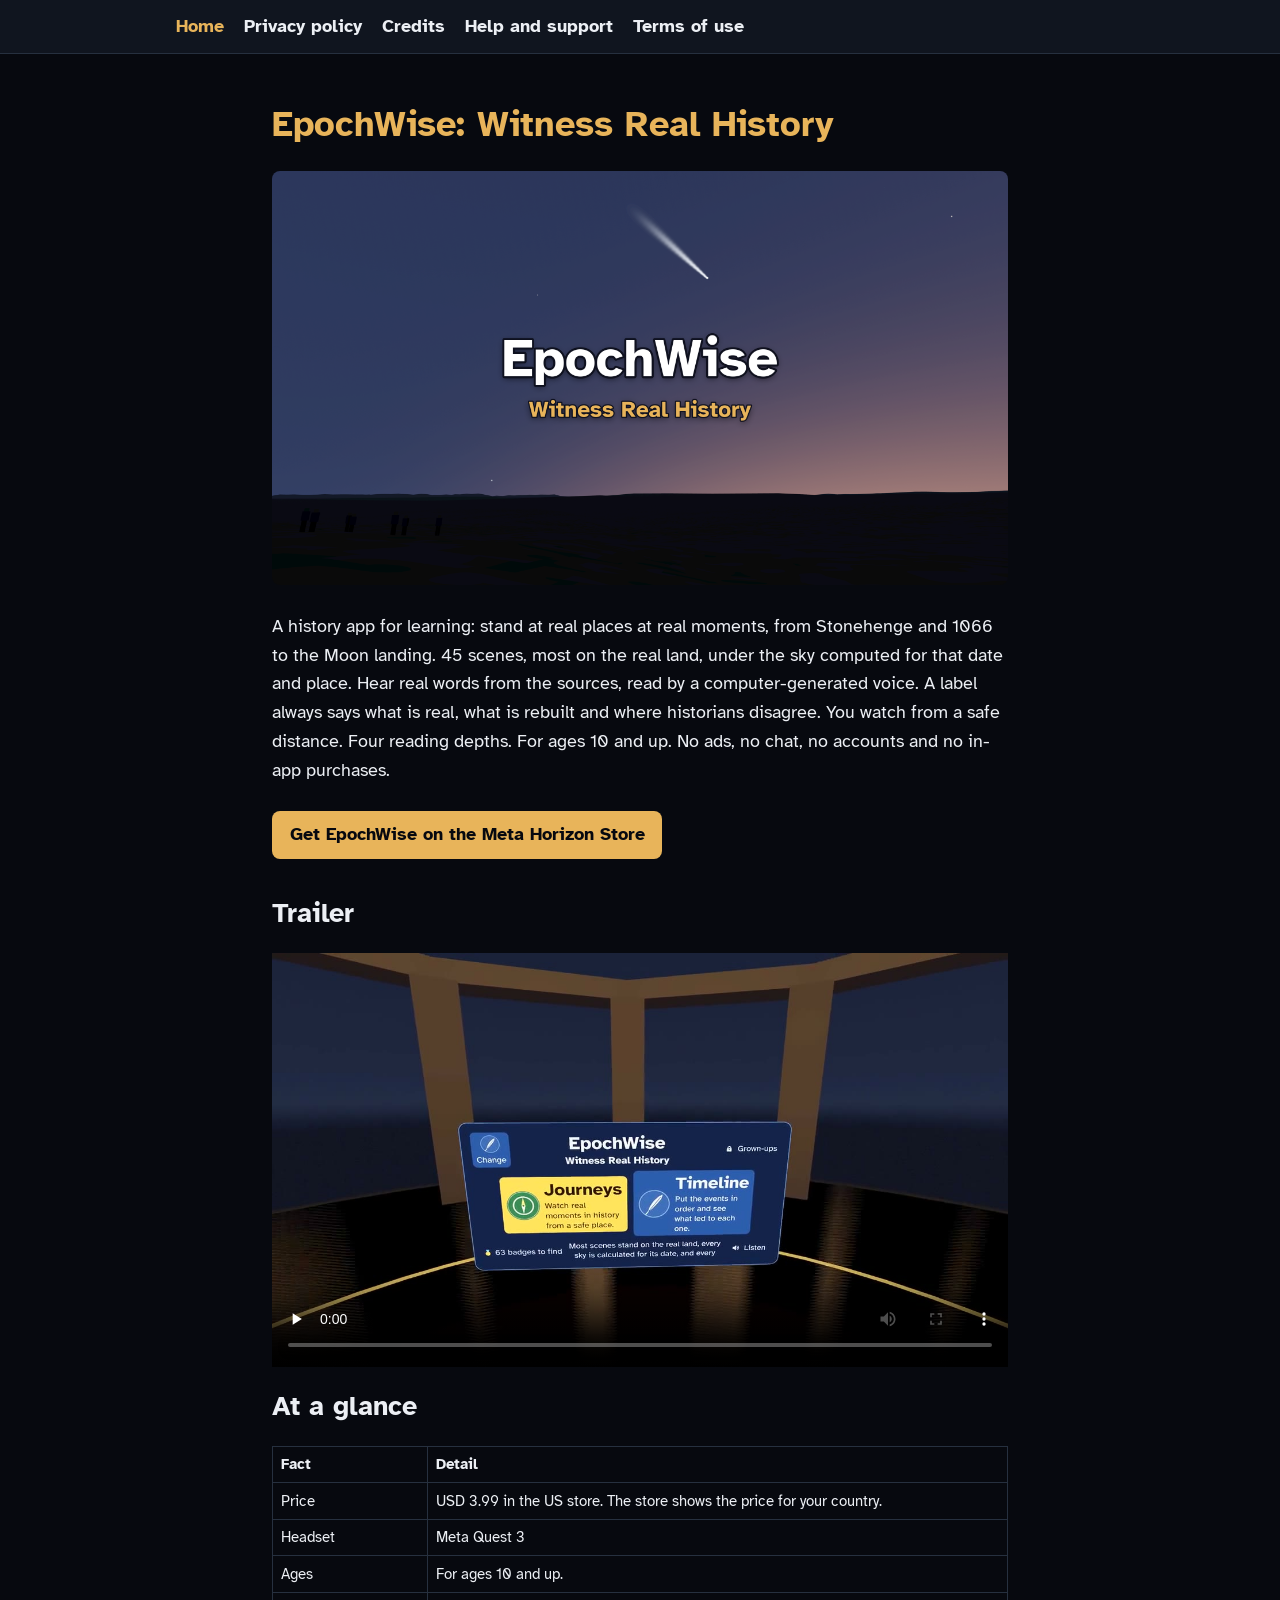
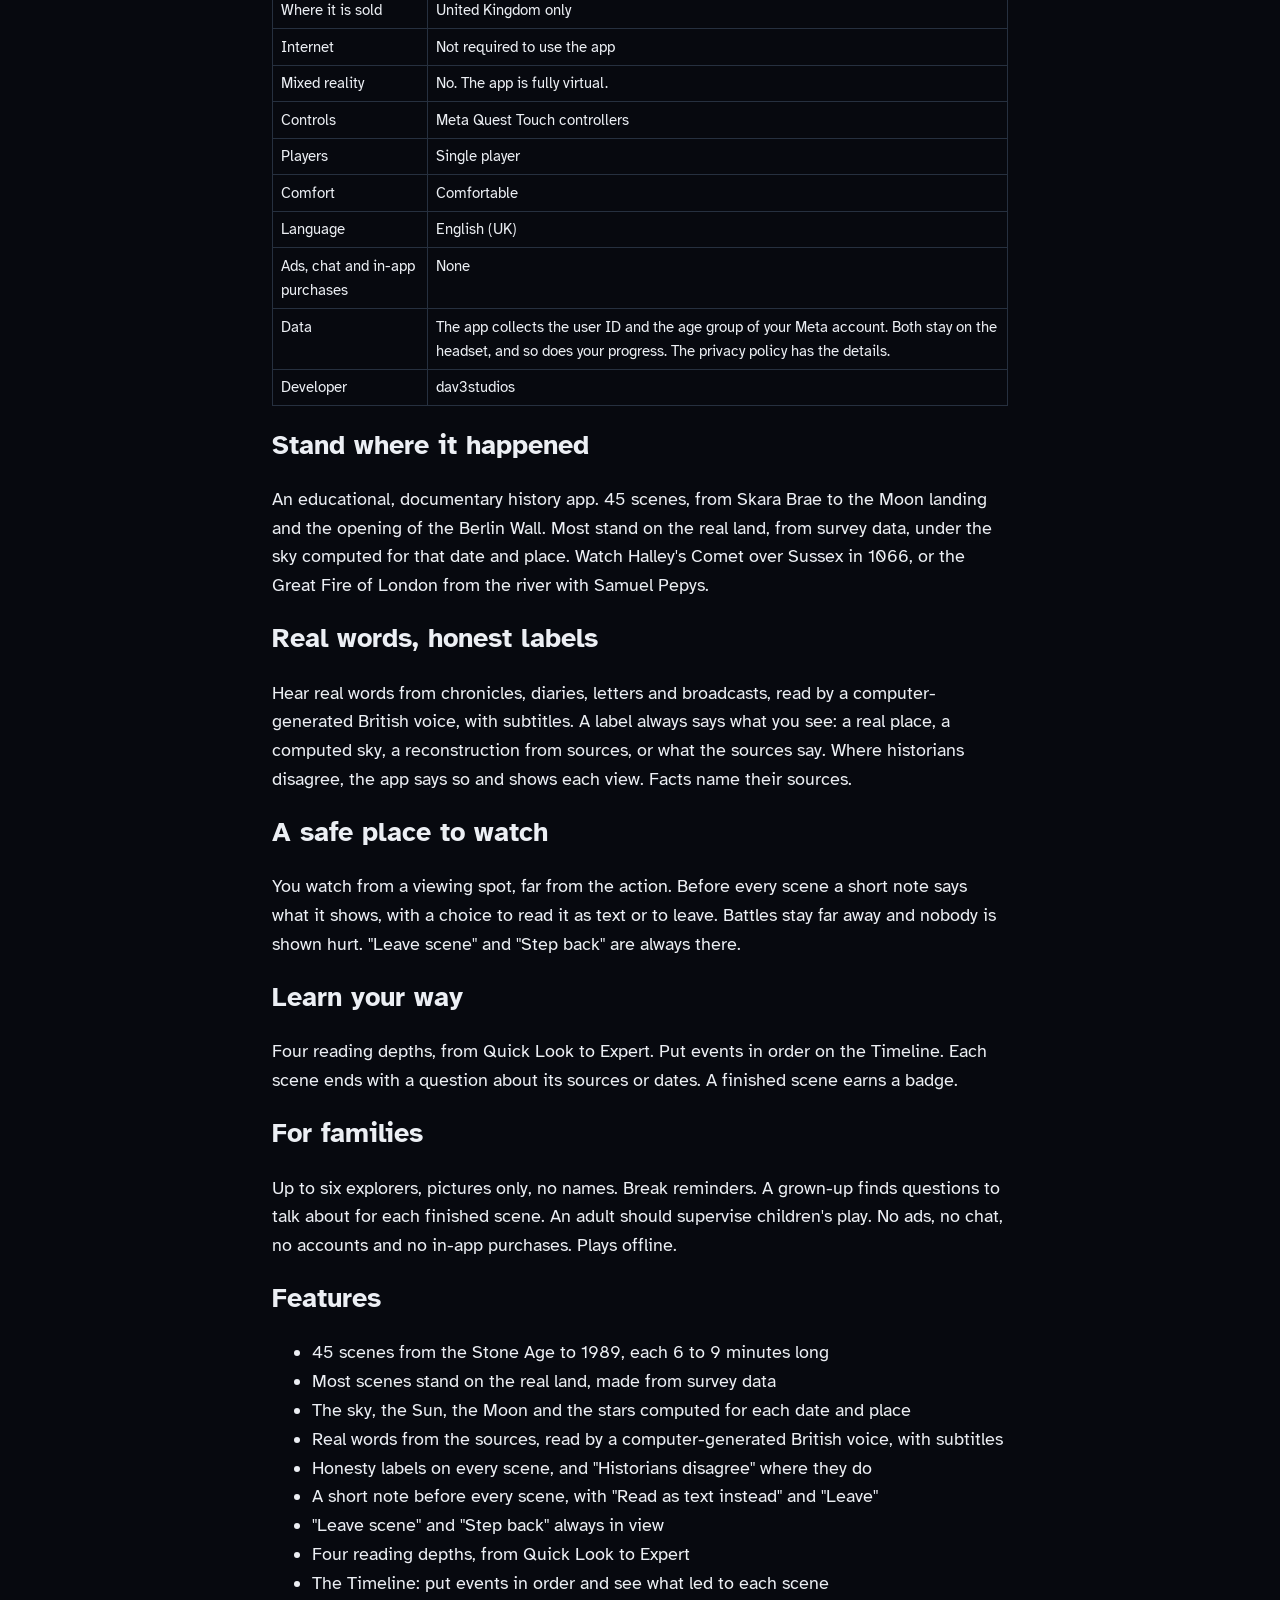
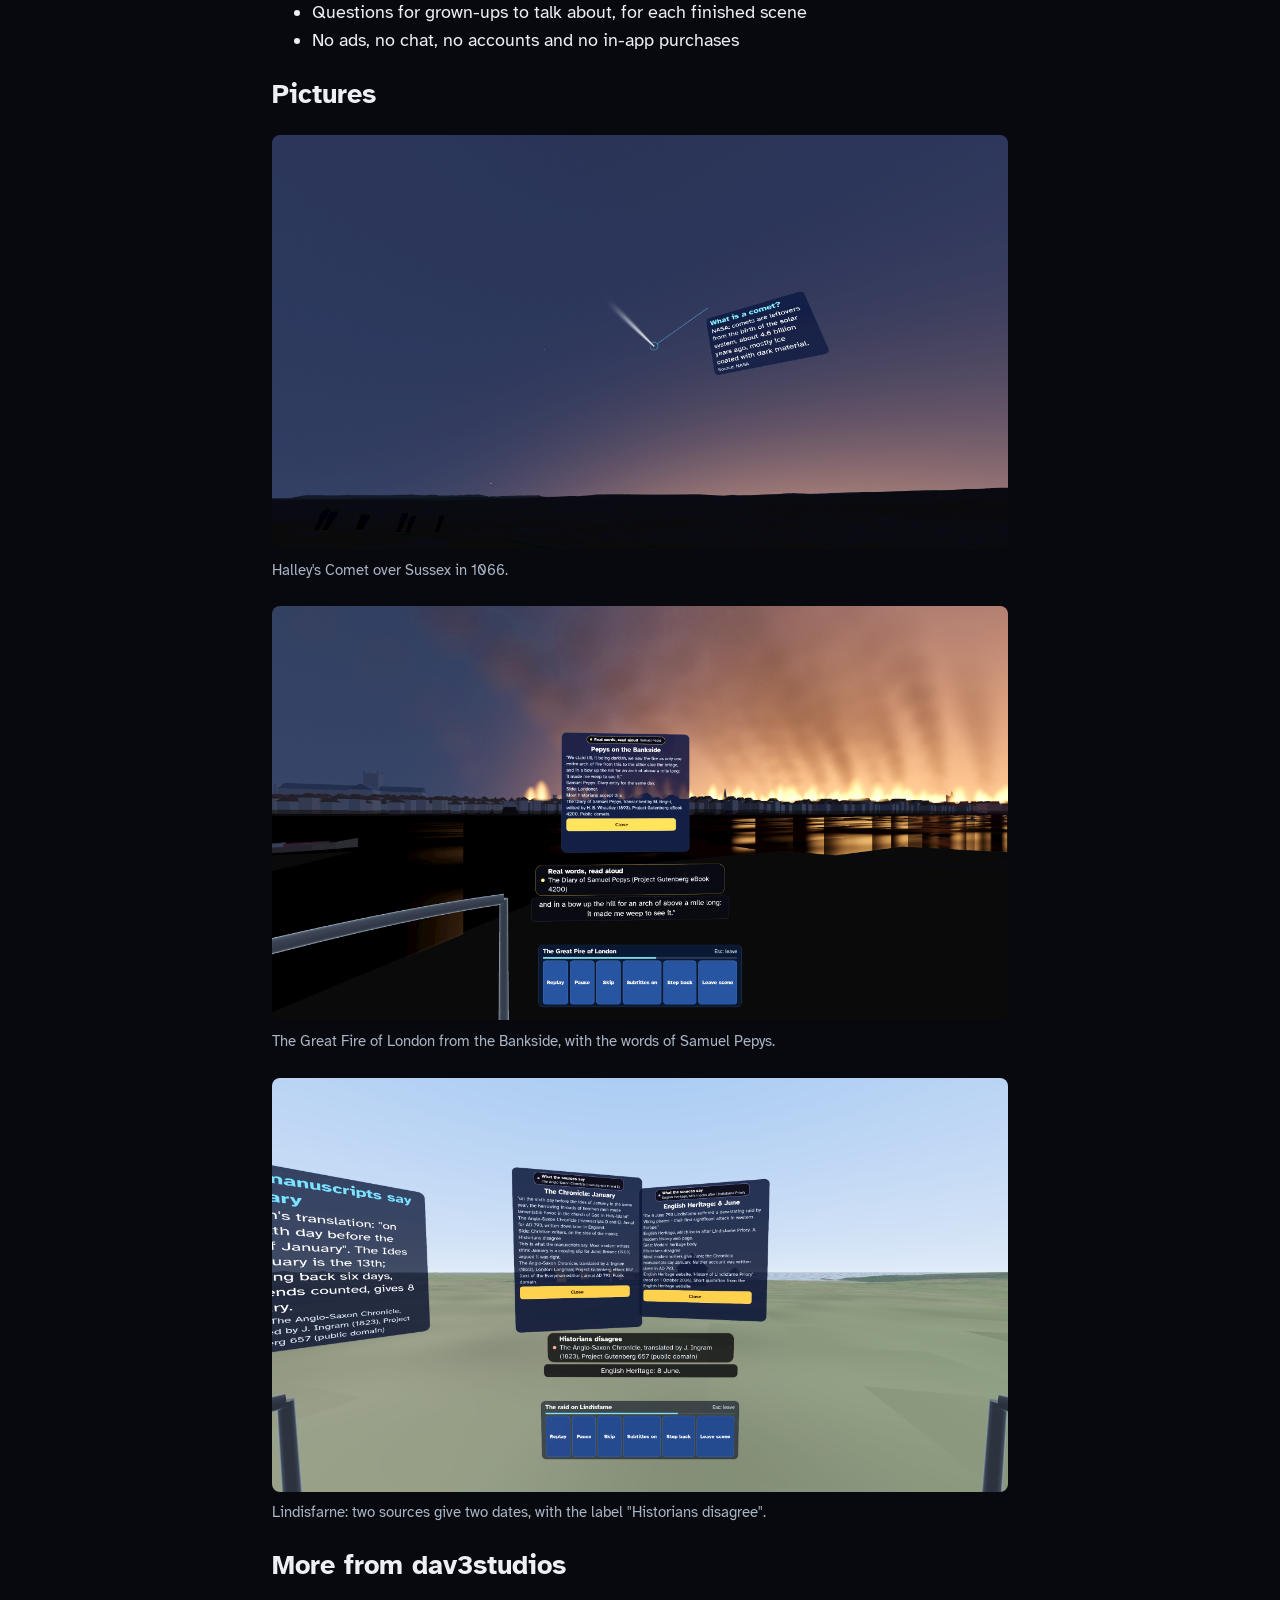
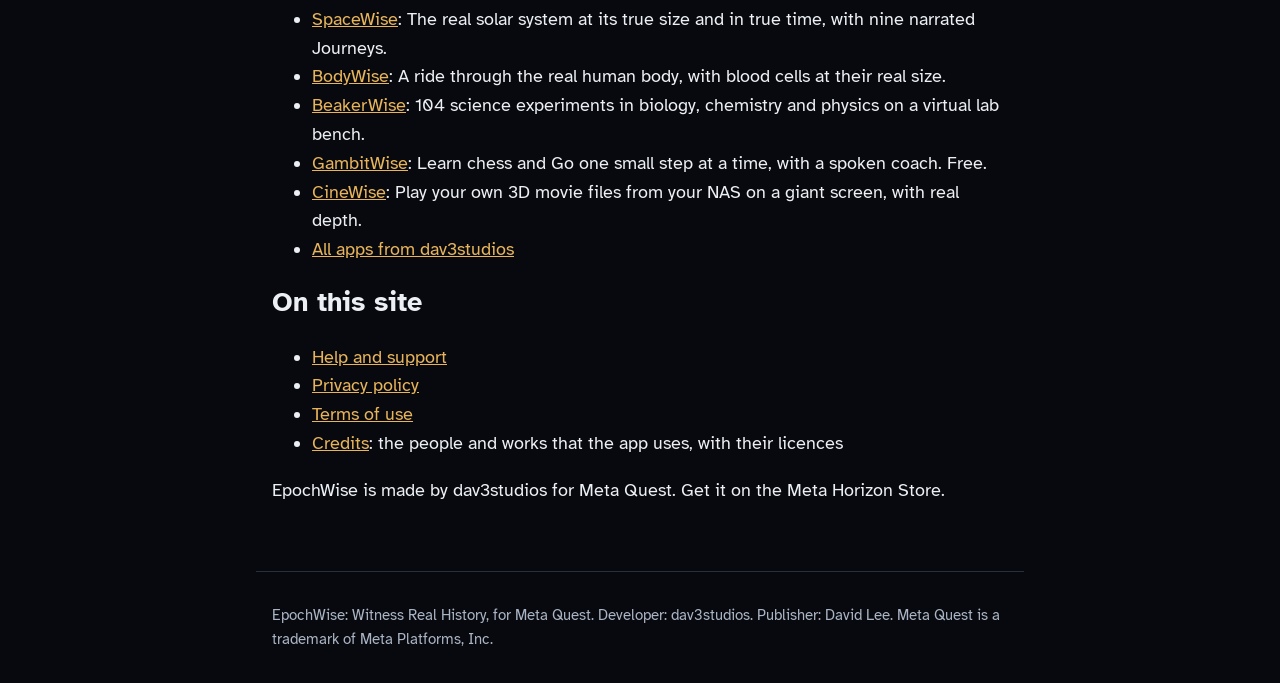
<file: index.html>
<!doctype html>
<html lang="en-GB">
<head>
<meta charset="utf-8">
<meta name="viewport" content="width=device-width, initial-scale=1">
<title>EpochWise: Witness Real History for Meta Quest</title>
<meta name="description" content="A history app for learning: stand at real places at real moments, from Stonehenge and 1066 to the Moon landing. 45 scenes, most on the real land, under the sky computed for that date and place. Hear real words from the sources, read by a computer-generated voice. A label always says what is real, wh">
<link rel="stylesheet" href="style.css">
<link rel="canonical" href="https://dhl84.github.io/epochwise/">
<meta property="og:type" content="website">
<meta property="og:site_name" content="EpochWise">
<meta property="og:title" content="EpochWise: Witness Real History">
<meta property="og:description" content="A history app for learning: stand at real places at real moments, from Stonehenge and 1066 to the Moon landing. 45 scenes, most on the real land, under the sky computed for that date and place. Hear real words from the sources, read by a computer-generated voice. A label always says what is real, wh">
<meta property="og:url" content="https://dhl84.github.io/epochwise/">
<meta property="og:image" content="https://dhl84.github.io/epochwise/pictures/cover.png">
<meta property="og:image:width" content="2560">
<meta property="og:image:height" content="1440">
<meta property="og:video" content="https://dhl84.github.io/epochwise/video/trailer.mp4">
<meta property="og:video:type" content="video/mp4">
<meta property="og:video:width" content="1280">
<meta property="og:video:height" content="720">
<meta name="twitter:card" content="summary_large_image">
<meta name="twitter:image" content="https://dhl84.github.io/epochwise/pictures/cover.png">
<script type="application/ld+json">{
 "@context": "https://schema.org",
 "@type": "SoftwareApplication",
 "name": "EpochWise: Witness Real History",
 "alternateName": "EpochWise",
 "description": "A history app for learning: stand at real places at real moments, from Stonehenge and 1066 to the Moon landing. 45 scenes, most on the real land, under the sky computed for that date and place. Hear real words from the sources, read by a computer-generated voice. A label always says what is real, what is rebuilt and where historians disagree. You watch from a safe distance. Four reading depths. For ages 10 and up. No ads, no chat, no accounts and no in-app purchases.",
 "applicationCategory": "EducationalApplication",
 "operatingSystem": "Meta Horizon OS",
 "availableOnDevice": "Meta Quest 3",
 "url": "https://dhl84.github.io/epochwise/",
 "image": "https://dhl84.github.io/epochwise/pictures/cover.png",
 "screenshot": [
  "https://dhl84.github.io/epochwise/pictures/1.png",
  "https://dhl84.github.io/epochwise/pictures/2.png",
  "https://dhl84.github.io/epochwise/pictures/3.png"
 ],
 "inLanguage": "en-GB",
 "keywords": "history, British history, 1066, Battle of Hastings, Halley's Comet, Great Fire of London, Stonehenge, Romans, Anglo-Saxons, Vikings, Magna Carta, Tudors, First World War, Second World War, D-Day, Moon landing, timeline, primary sources, family, learning, education",
 "featureList": [
  "45 scenes from the Stone Age to 1989, each 6 to 9 minutes long",
  "Most scenes stand on the real land, made from survey data",
  "The sky, the Sun, the Moon and the stars computed for each date and place",
  "Real words from the sources, read by a computer-generated British voice, with subtitles",
  "Honesty labels on every scene, and \"Historians disagree\" where they do",
  "A short note before every scene, with \"Read as text instead\" and \"Leave\"",
  "\"Leave scene\" and \"Step back\" always in view",
  "Four reading depths, from Quick Look to Expert",
  "The Timeline: put events in order and see what led to each scene",
  "Questions for grown-ups to talk about, for each finished scene",
  "No ads, no chat, no accounts and no in-app purchases"
 ],
 "typicalAgeRange": "10-",
 "isAccessibleForFree": false,
 "offers": {
  "@type": "Offer",
  "price": "3.99",
  "priceCurrency": "USD",
  "url": "https://www.meta.com/experiences/1422847840902472/",
  "eligibleRegion": [
   "United Kingdom"
  ]
 },
 "author": {
  "@type": "Organization",
  "name": "dav3studios",
  "url": "https://dhl84.github.io/"
 },
 "downloadUrl": "https://www.meta.com/experiences/1422847840902472/",
 "publisher": {
  "@type": "Organization",
  "name": "dav3studios",
  "url": "https://dhl84.github.io/"
 },
 "video": {
  "@type": "VideoObject",
  "contentUrl": "https://dhl84.github.io/epochwise/video/trailer.mp4"
 }
}</script>
<script type="application/ld+json">{
 "@context": "https://schema.org",
 "@type": "VideoObject",
 "name": "EpochWise: Witness Real History trailer",
 "description": "A history app for learning: stand at real places at real moments, from Stonehenge and 1066 to the Moon landing. 45 scenes, most on the real land, under the sky computed for that date and place. Hear real words from the sources, read by a computer-generated voice. A label always says what is real, what is rebuilt and where historians disagree. You watch from a safe distance. Four reading depths. For ages 10 and up. No ads, no chat, no accounts and no in-app purchases.",
 "thumbnailUrl": [
  "https://dhl84.github.io/epochwise/video/trailer.jpg"
 ],
 "uploadDate": "2026-11-25",
 "contentUrl": "https://dhl84.github.io/epochwise/video/trailer.mp4",
 "embedUrl": "https://dhl84.github.io/epochwise/",
 "inLanguage": "en-GB",
 "duration": "PT0M48S"
}</script>
</head>
<body>
<header><nav><a href="index.html" aria-current="page">Home</a> <a href="privacy.html">Privacy policy</a> <a href="credits.html">Credits</a> <a href="support.html">Help and support</a> <a href="terms.html">Terms of use</a></nav></header>
<main>
<h1>EpochWise: Witness Real History</h1>
<p><img alt="EpochWise: Witness Real History" src="pictures/cover.png"></p>
<p>A history app for learning: stand at real places at real moments, from Stonehenge and 1066 to the Moon landing. 45 scenes, most on the real land, under the sky computed for that date and place. Hear real words from the sources, read by a computer-generated voice. A label always says what is real, what is rebuilt and where historians disagree. You watch from a safe distance. Four reading depths. For ages 10 and up. No ads, no chat, no accounts and no in-app purchases.</p>
<p><a class="store" href="https://www.meta.com/experiences/1422847840902472/">Get EpochWise on the Meta Horizon Store</a></p>
<h2>Trailer</h2>
<video controls preload="none" playsinline width="1280" height="720" poster="video/trailer.jpg"><source src="video/trailer.mp4" type="video/mp4"><a href="video/trailer.mp4">Watch the EpochWise trailer</a></video>

<h2>At a glance</h2>
<table>
<thead>
<tr>
<th>Fact</th>
<th>Detail</th>
</tr>
</thead>
<tbody>
<tr>
<td>Price</td>
<td>USD 3.99 in the US store. The store shows the price for your country.</td>
</tr>
<tr>
<td>Headset</td>
<td>Meta Quest 3</td>
</tr>
<tr>
<td>Ages</td>
<td>For ages 10 and up.</td>
</tr>
<tr>
<td>Where it is sold</td>
<td>United Kingdom only</td>
</tr>
<tr>
<td>Internet</td>
<td>Not required to use the app</td>
</tr>
<tr>
<td>Mixed reality</td>
<td>No. The app is fully virtual.</td>
</tr>
<tr>
<td>Controls</td>
<td>Meta Quest Touch controllers</td>
</tr>
<tr>
<td>Players</td>
<td>Single player</td>
</tr>
<tr>
<td>Comfort</td>
<td>Comfortable</td>
</tr>
<tr>
<td>Language</td>
<td>English (UK)</td>
</tr>
<tr>
<td>Ads, chat and in-app purchases</td>
<td>None</td>
</tr>
<tr>
<td>Data</td>
<td>The app collects the user ID and the age group of your Meta account. Both stay on the headset, and so does your progress. The privacy policy has the details.</td>
</tr>
<tr>
<td>Developer</td>
<td>dav3studios</td>
</tr>
</tbody>
</table>
<h2>Stand where it happened</h2>
<p>An educational, documentary history app. 45 scenes, from Skara Brae to the Moon landing and the opening of the Berlin Wall. Most stand on the real land, from survey data, under the sky computed for that date and place. Watch Halley's Comet over Sussex in 1066, or the Great Fire of London from the river with Samuel Pepys.</p>
<h2>Real words, honest labels</h2>
<p>Hear real words from chronicles, diaries, letters and broadcasts, read by a computer-generated British voice, with subtitles. A label always says what you see: a real place, a computed sky, a reconstruction from sources, or what the sources say. Where historians disagree, the app says so and shows each view. Facts name their sources.</p>
<h2>A safe place to watch</h2>
<p>You watch from a viewing spot, far from the action. Before every scene a short note says what it shows, with a choice to read it as text or to leave. Battles stay far away and nobody is shown hurt. "Leave scene" and "Step back" are always there.</p>
<h2>Learn your way</h2>
<p>Four reading depths, from Quick Look to Expert. Put events in order on the Timeline. Each scene ends with a question about its sources or dates. A finished scene earns a badge.</p>
<h2>For families</h2>
<p>Up to six explorers, pictures only, no names. Break reminders. A grown-up finds questions to talk about for each finished scene. An adult should supervise children's play. No ads, no chat, no accounts and no in-app purchases. Plays offline.</p>
<h2>Features</h2>
<ul>
<li>45 scenes from the Stone Age to 1989, each 6 to 9 minutes long</li>
<li>Most scenes stand on the real land, made from survey data</li>
<li>The sky, the Sun, the Moon and the stars computed for each date and place</li>
<li>Real words from the sources, read by a computer-generated British voice, with subtitles</li>
<li>Honesty labels on every scene, and "Historians disagree" where they do</li>
<li>A short note before every scene, with "Read as text instead" and "Leave"</li>
<li>"Leave scene" and "Step back" always in view</li>
<li>Four reading depths, from Quick Look to Expert</li>
<li>The Timeline: put events in order and see what led to each scene</li>
<li>Questions for grown-ups to talk about, for each finished scene</li>
<li>No ads, no chat, no accounts and no in-app purchases</li>
</ul>
<h2>Pictures</h2>
<figure><img src="pictures/1.png" alt="Halley&#x27;s Comet over Sussex in 1066." loading="lazy"><figcaption>Halley&#x27;s Comet over Sussex in 1066.</figcaption></figure>

<figure><img src="pictures/2.png" alt="The Great Fire of London from the Bankside, with the words of Samuel Pepys." loading="lazy"><figcaption>The Great Fire of London from the Bankside, with the words of Samuel Pepys.</figcaption></figure>

<figure><img src="pictures/3.png" alt="Lindisfarne: two sources give two dates, with the label &quot;Historians disagree&quot;." loading="lazy"><figcaption>Lindisfarne: two sources give two dates, with the label &quot;Historians disagree&quot;.</figcaption></figure>

<h2>More from dav3studios</h2>
<ul>
<li><a href="https://dhl84.github.io/spacewise/">SpaceWise</a>: The real solar system at its true size and in true time, with nine narrated Journeys.</li>
<li><a href="https://dhl84.github.io/bodywise/">BodyWise</a>: A ride through the real human body, with blood cells at their real size.</li>
<li><a href="https://dhl84.github.io/beakerwise/">BeakerWise</a>: 104 science experiments in biology, chemistry and physics on a virtual lab bench.</li>
<li><a href="https://dhl84.github.io/gambitwise/">GambitWise</a>: Learn chess and Go one small step at a time, with a spoken coach. Free.</li>
<li><a href="https://dhl84.github.io/cinewise/">CineWise</a>: Play your own 3D movie files from your NAS on a giant screen, with real depth.</li>
<li><a href="https://dhl84.github.io/">All apps from dav3studios</a></li>
</ul>
<h2>On this site</h2>
<ul>
<li><a href="support.html">Help and support</a></li>
<li><a href="privacy.html">Privacy policy</a></li>
<li><a href="terms.html">Terms of use</a></li>
<li><a href="credits.html">Credits</a>: the people and works that the app uses, with their licences</li>
</ul>
<p>EpochWise is made by dav3studios for Meta Quest. Get it on the Meta Horizon Store.</p>
</main>
<footer><p>EpochWise: Witness Real History, for Meta Quest. Developer: dav3studios. Publisher: David Lee. Meta Quest is a trademark of Meta Platforms, Inc.</p></footer>
</body>
</html>
</file>
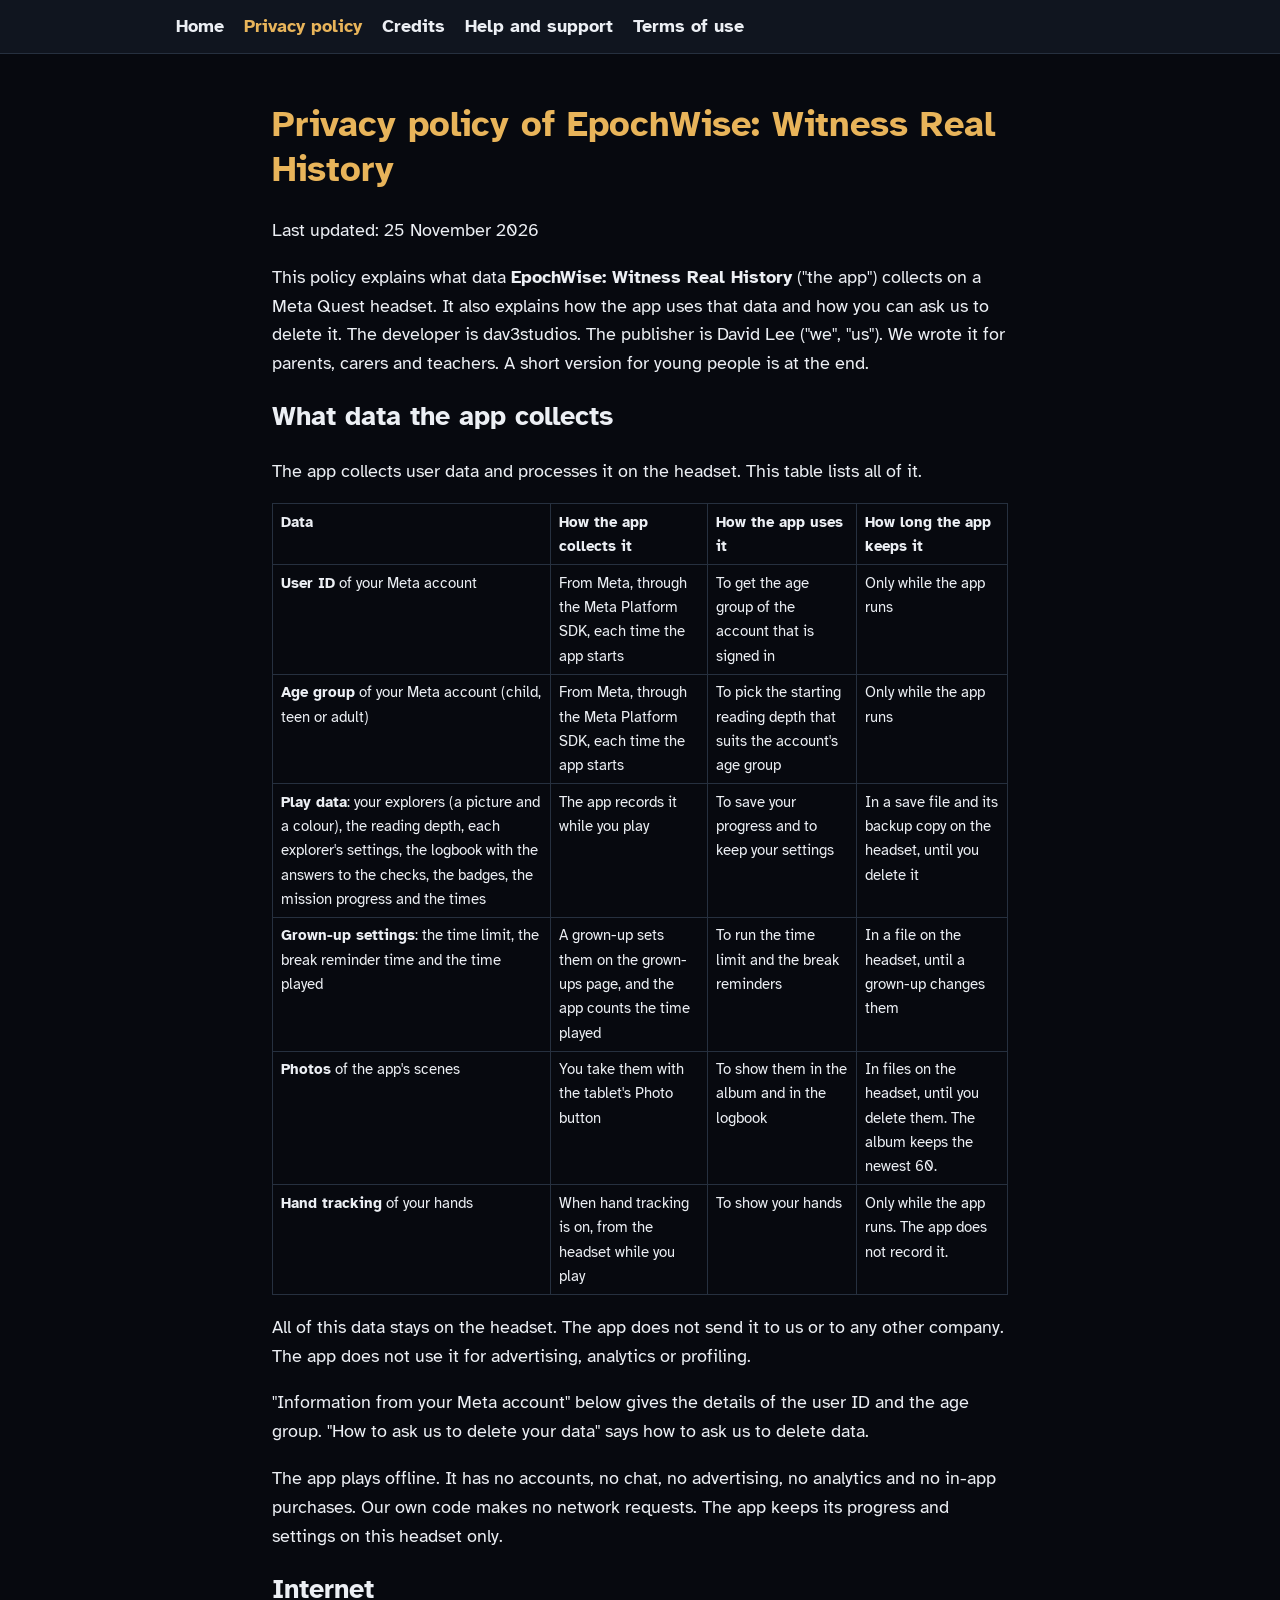
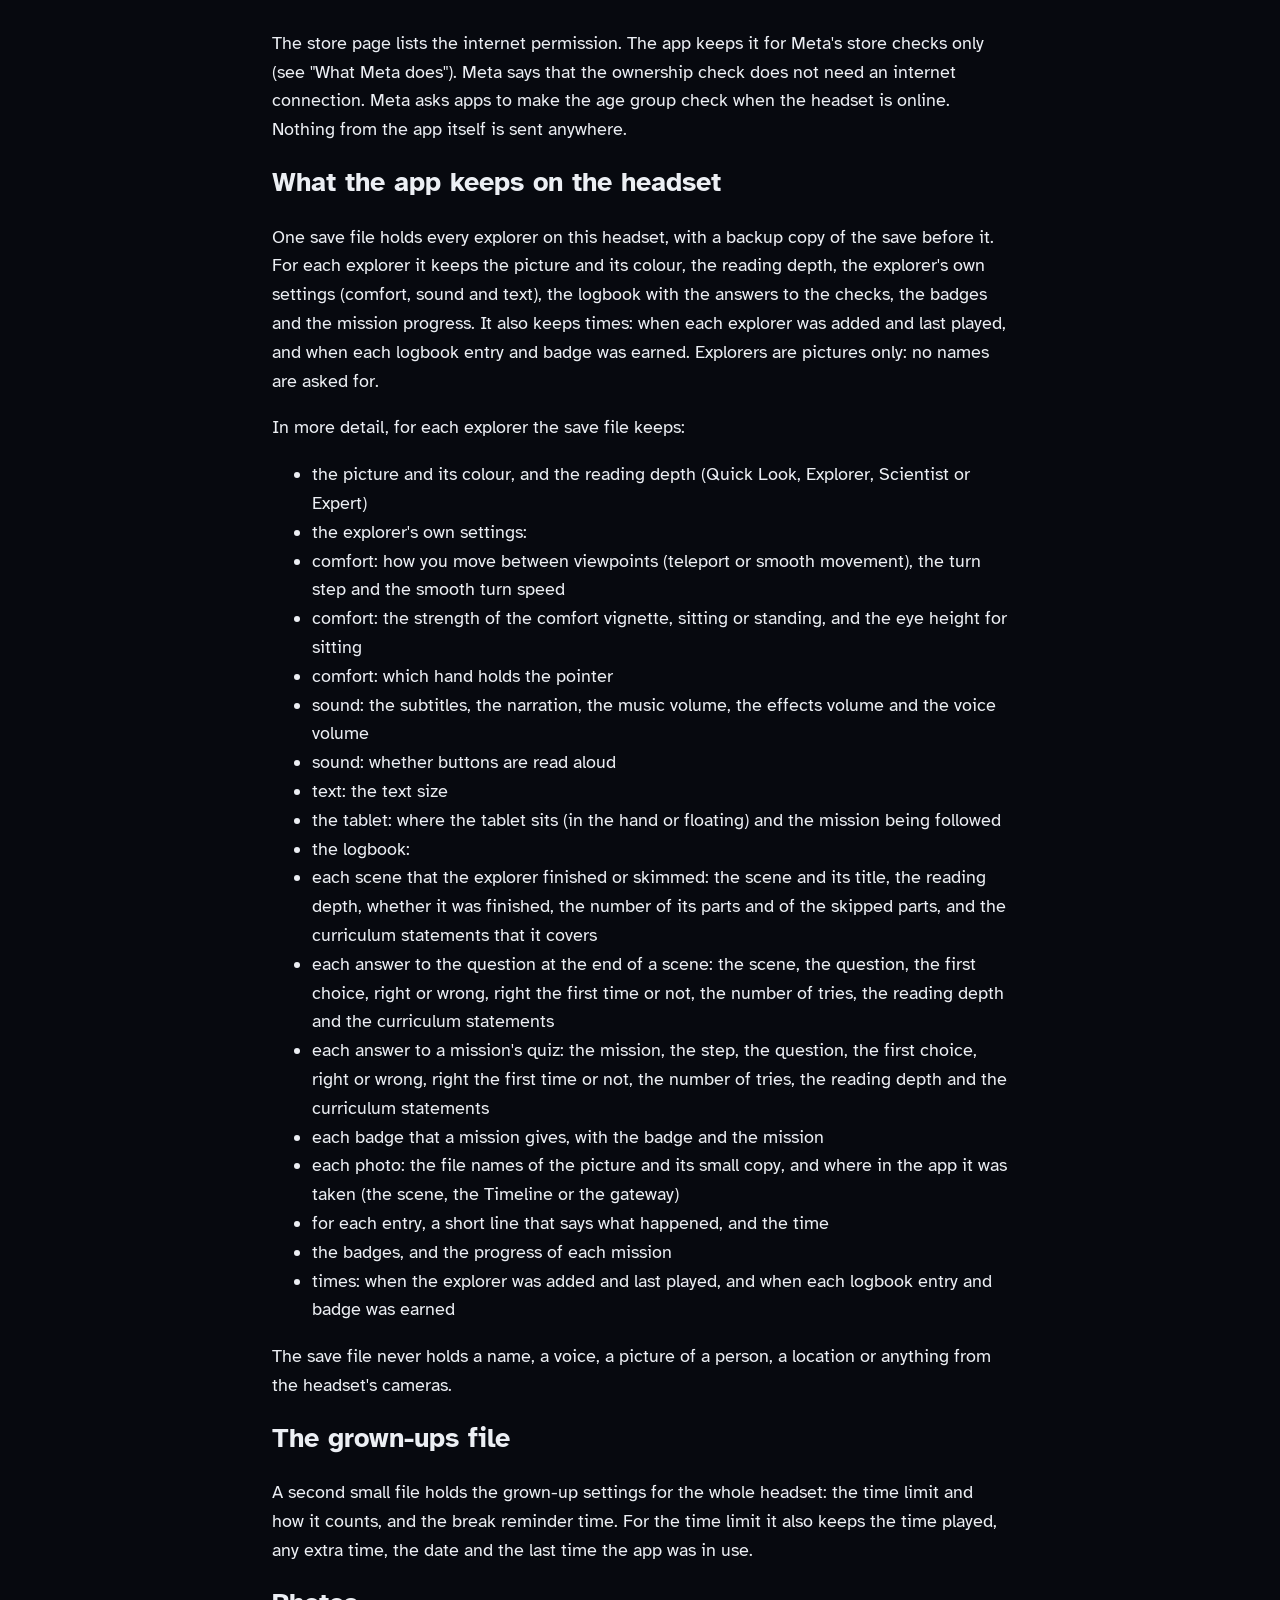
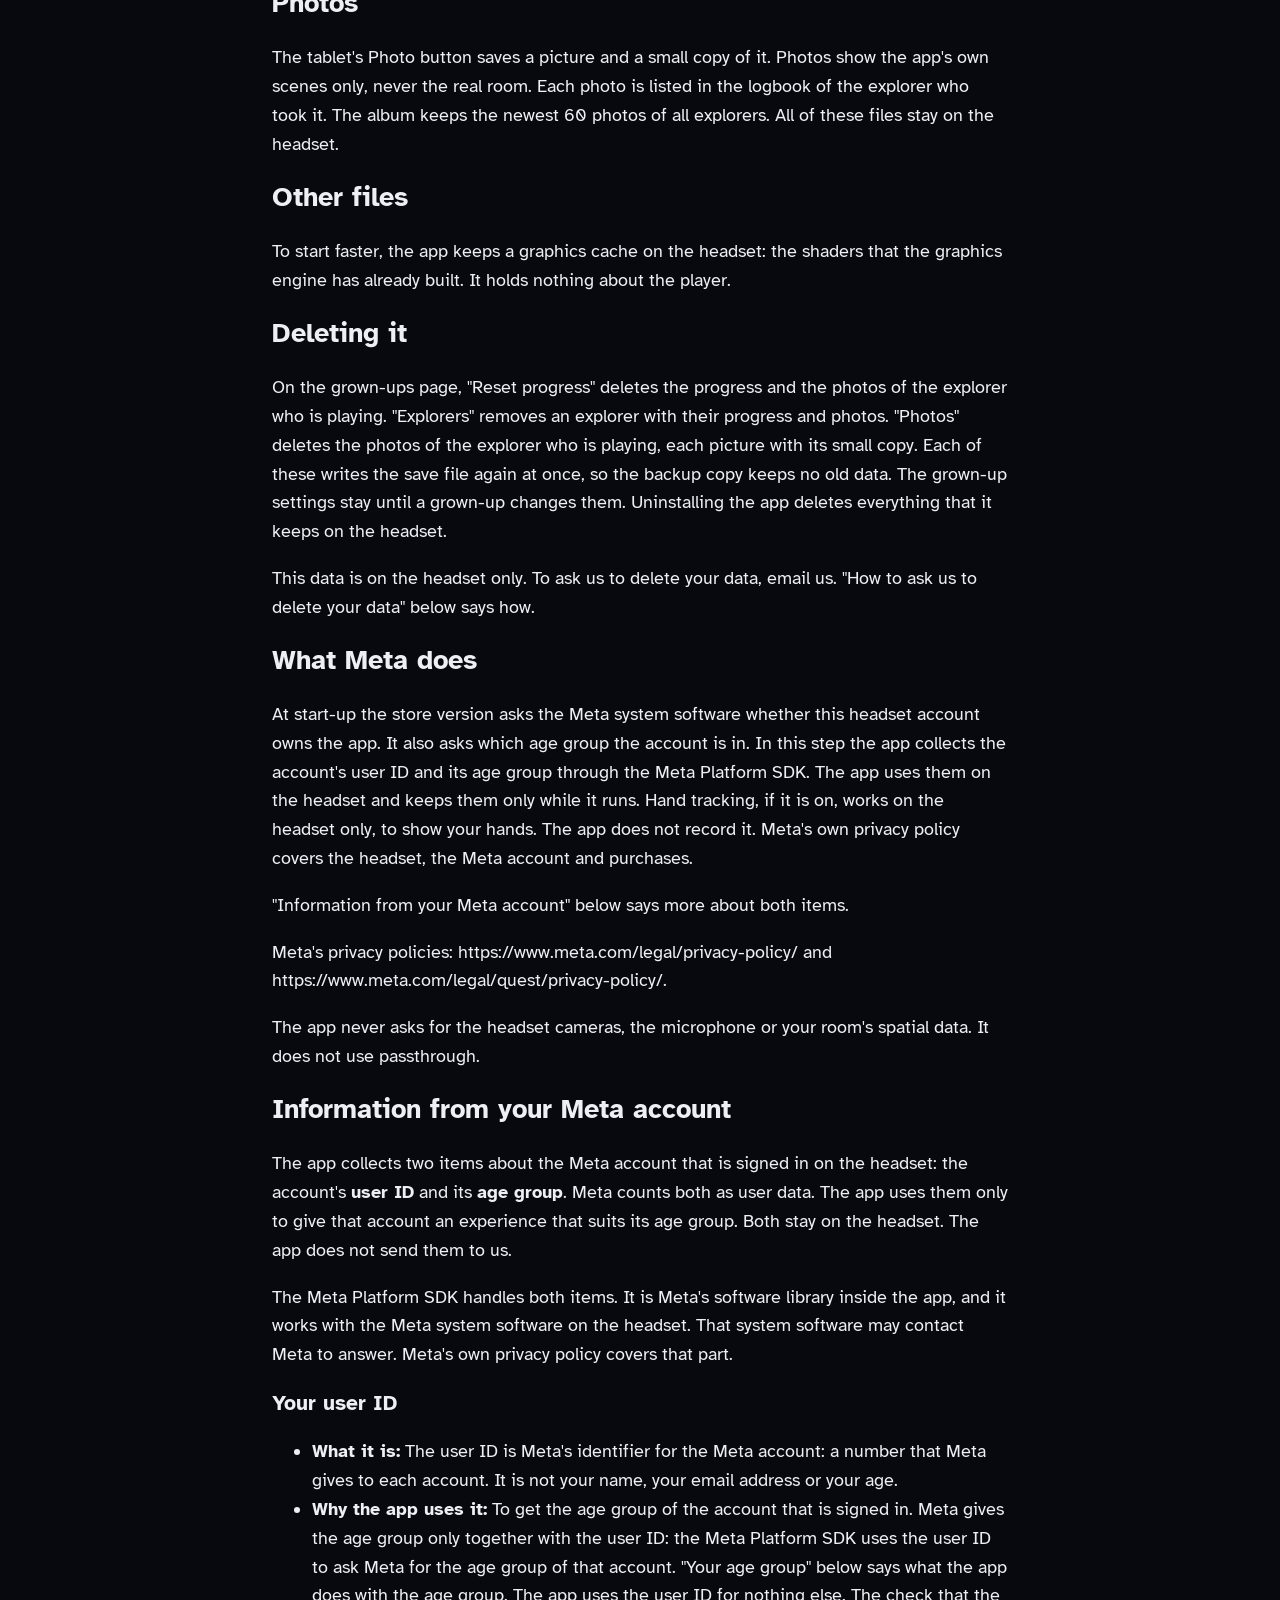
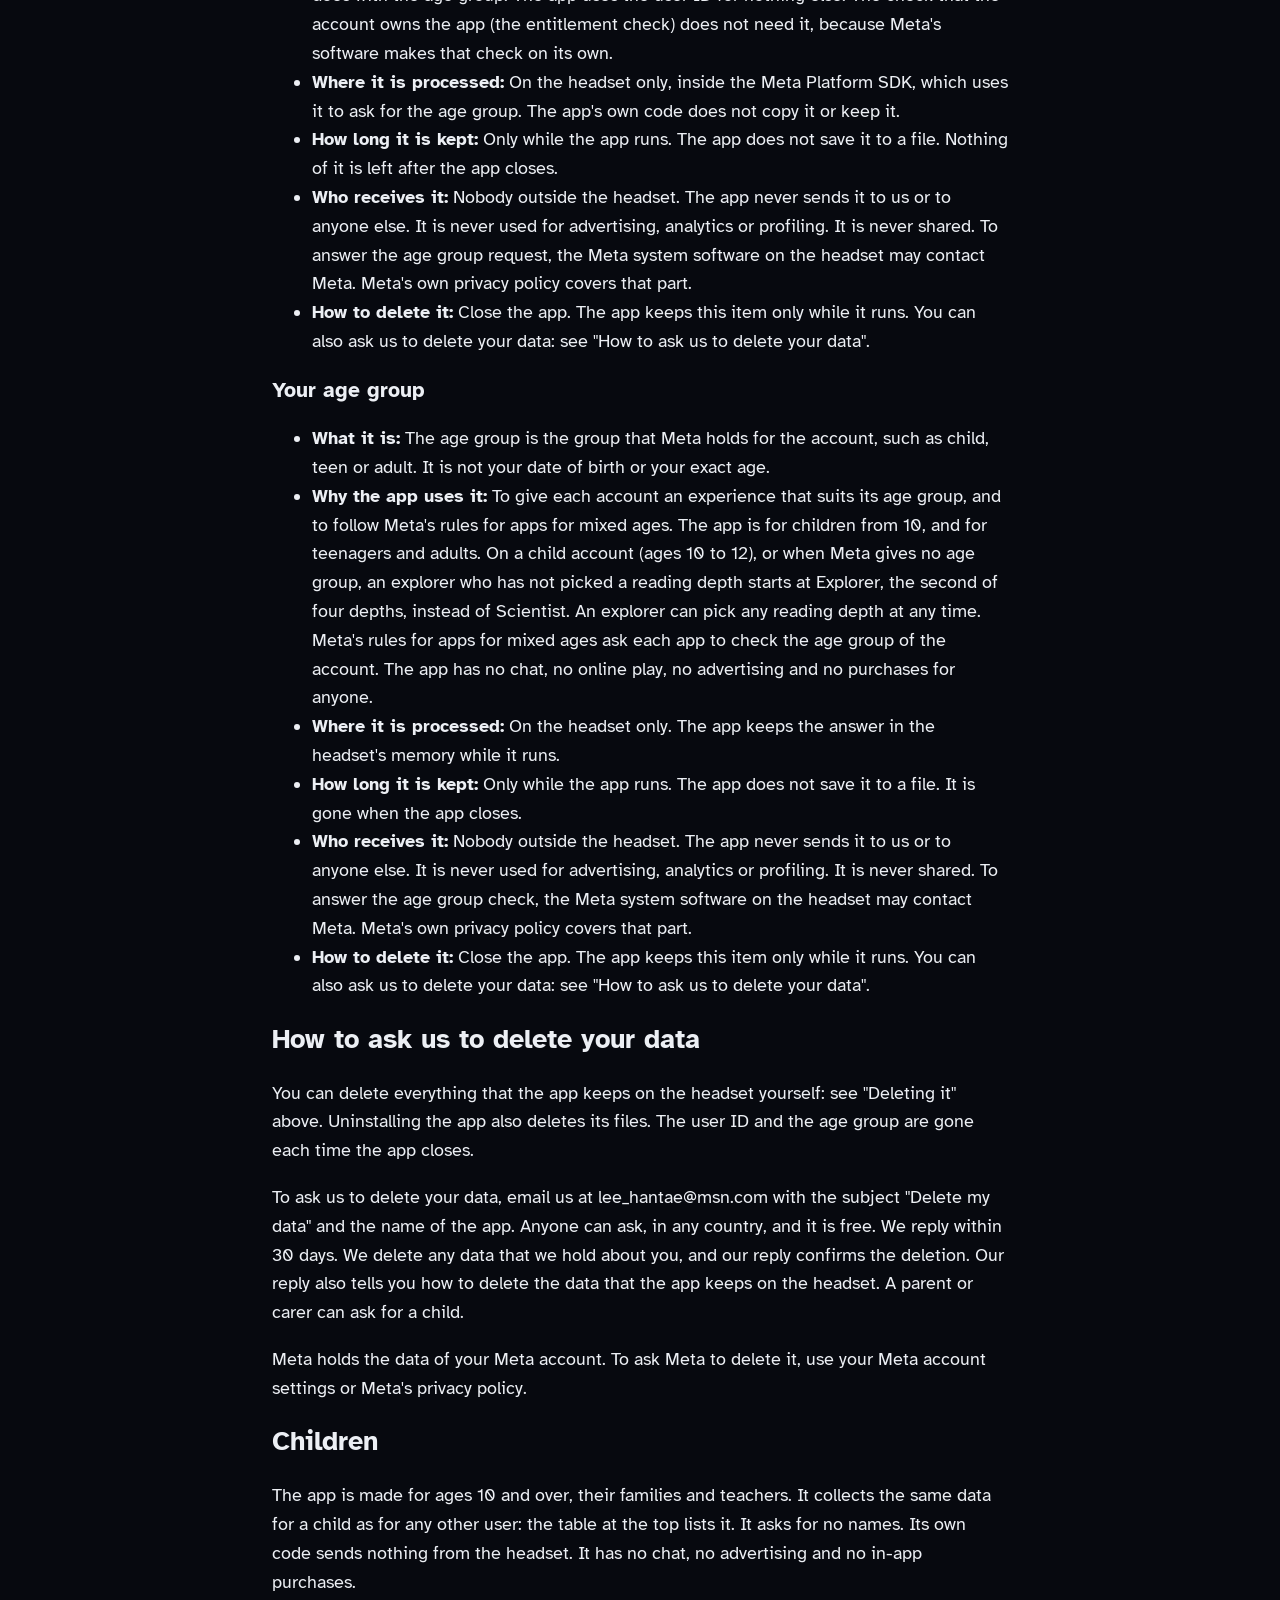
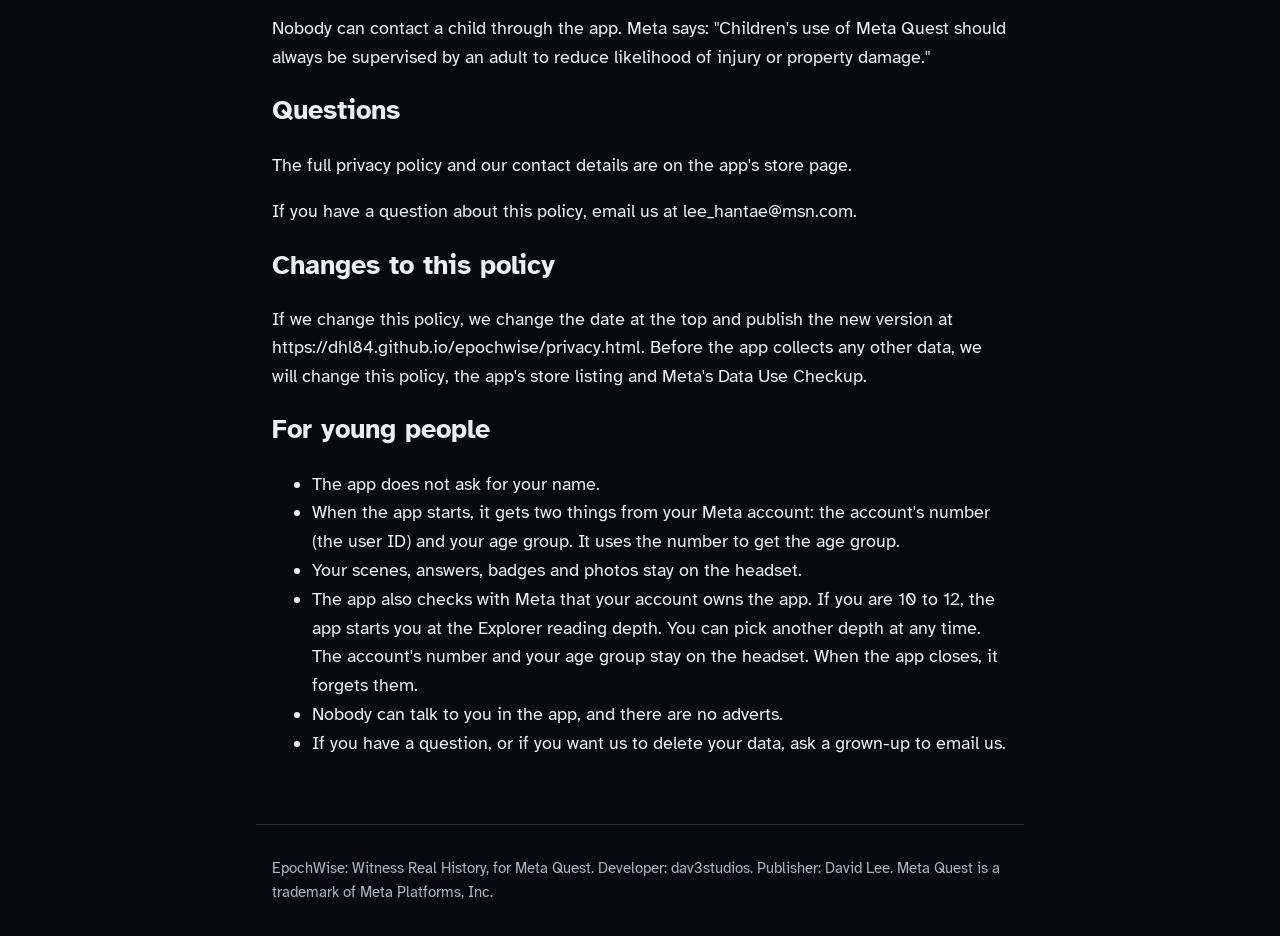
<file: privacy.html>
<!doctype html>
<html lang="en-GB">
<head>
<meta charset="utf-8">
<meta name="viewport" content="width=device-width, initial-scale=1">
<title>Privacy policy | EpochWise: Witness Real History</title>
<meta name="description" content="A history app for learning: stand at real places at real moments, from Stonehenge and 1066 to the Moon landing. 45 scenes, most on the real land, under the sky computed for that date and place. Hear real words from the sources, read by a computer-generated voice. A label always says what is real, wh">
<link rel="stylesheet" href="style.css">
<link rel="canonical" href="https://dhl84.github.io/epochwise/privacy.html">
</head>
<body>
<header><nav><a href="index.html">Home</a> <a href="privacy.html" aria-current="page">Privacy policy</a> <a href="credits.html">Credits</a> <a href="support.html">Help and support</a> <a href="terms.html">Terms of use</a></nav></header>
<main>
<h1>Privacy policy of EpochWise: Witness Real History</h1>
<p>Last updated: 25 November 2026</p>
<p>This policy explains what data <strong>EpochWise: Witness Real History</strong> ("the app") collects on a Meta Quest headset. It also explains how the app uses that data and how you can ask us to delete it. The developer is dav3studios. The publisher is David Lee ("we", "us"). We wrote it for parents, carers and teachers. A short version for young people is at the end.</p>
<h2>What data the app collects</h2>
<p>The app collects user data and processes it on the headset. This table lists all of it.</p>
<table>
<thead>
<tr>
<th>Data</th>
<th>How the app collects it</th>
<th>How the app uses it</th>
<th>How long the app keeps it</th>
</tr>
</thead>
<tbody>
<tr>
<td><strong>User ID</strong> of your Meta account</td>
<td>From Meta, through the Meta Platform SDK, each time the app starts</td>
<td>To get the age group of the account that is signed in</td>
<td>Only while the app runs</td>
</tr>
<tr>
<td><strong>Age group</strong> of your Meta account (child, teen or adult)</td>
<td>From Meta, through the Meta Platform SDK, each time the app starts</td>
<td>To pick the starting reading depth that suits the account's age group</td>
<td>Only while the app runs</td>
</tr>
<tr>
<td><strong>Play data</strong>: your explorers (a picture and a colour), the reading depth, each explorer's settings, the logbook with the answers to the checks, the badges, the mission progress and the times</td>
<td>The app records it while you play</td>
<td>To save your progress and to keep your settings</td>
<td>In a save file and its backup copy on the headset, until you delete it</td>
</tr>
<tr>
<td><strong>Grown-up settings</strong>: the time limit, the break reminder time and the time played</td>
<td>A grown-up sets them on the grown-ups page, and the app counts the time played</td>
<td>To run the time limit and the break reminders</td>
<td>In a file on the headset, until a grown-up changes them</td>
</tr>
<tr>
<td><strong>Photos</strong> of the app's scenes</td>
<td>You take them with the tablet's Photo button</td>
<td>To show them in the album and in the logbook</td>
<td>In files on the headset, until you delete them. The album keeps the newest 60.</td>
</tr>
<tr>
<td><strong>Hand tracking</strong> of your hands</td>
<td>When hand tracking is on, from the headset while you play</td>
<td>To show your hands</td>
<td>Only while the app runs. The app does not record it.</td>
</tr>
</tbody>
</table>
<p>All of this data stays on the headset. The app does not send it to us or to any other company. The app does not use it for advertising, analytics or profiling.</p>
<p>"Information from your Meta account" below gives the details of the user ID and the age group. "How to ask us to delete your data" says how to ask us to delete data.</p>
<p>The app plays offline. It has no accounts, no chat, no advertising, no analytics and no in-app purchases. Our own code makes no network requests. The app keeps its progress and settings on this headset only.</p>
<h2>Internet</h2>
<p>The store page lists the internet permission. The app keeps it for Meta's store checks only (see "What Meta does"). Meta says that the ownership check does not need an internet connection. Meta asks apps to make the age group check when the headset is online. Nothing from the app itself is sent anywhere.</p>
<h2>What the app keeps on the headset</h2>
<p>One save file holds every explorer on this headset, with a backup copy of the save before it. For each explorer it keeps the picture and its colour, the reading depth, the explorer's own settings (comfort, sound and text), the logbook with the answers to the checks, the badges and the mission progress. It also keeps times: when each explorer was added and last played, and when each logbook entry and badge was earned. Explorers are pictures only: no names are asked for.</p>
<p>In more detail, for each explorer the save file keeps:</p>
<ul>
<li>the picture and its colour, and the reading depth (Quick Look, Explorer, Scientist or Expert)</li>
<li>the explorer's own settings:</li>
<li>comfort: how you move between viewpoints (teleport or smooth movement), the turn step and the smooth turn speed</li>
<li>comfort: the strength of the comfort vignette, sitting or standing, and the eye height for sitting</li>
<li>comfort: which hand holds the pointer</li>
<li>sound: the subtitles, the narration, the music volume, the effects volume and the voice volume</li>
<li>sound: whether buttons are read aloud</li>
<li>text: the text size</li>
<li>the tablet: where the tablet sits (in the hand or floating) and the mission being followed</li>
<li>the logbook:</li>
<li>each scene that the explorer finished or skimmed: the scene and its title, the reading depth, whether it was finished, the number of its parts and of the skipped parts, and the curriculum statements that it covers</li>
<li>each answer to the question at the end of a scene: the scene, the question, the first choice, right or wrong, right the first time or not, the number of tries, the reading depth and the curriculum statements</li>
<li>each answer to a mission's quiz: the mission, the step, the question, the first choice, right or wrong, right the first time or not, the number of tries, the reading depth and the curriculum statements</li>
<li>each badge that a mission gives, with the badge and the mission</li>
<li>each photo: the file names of the picture and its small copy, and where in the app it was taken (the scene, the Timeline or the gateway)</li>
<li>for each entry, a short line that says what happened, and the time</li>
<li>the badges, and the progress of each mission</li>
<li>times: when the explorer was added and last played, and when each logbook entry and badge was earned</li>
</ul>
<p>The save file never holds a name, a voice, a picture of a person, a location or anything from the headset's cameras.</p>
<h2>The grown-ups file</h2>
<p>A second small file holds the grown-up settings for the whole headset: the time limit and how it counts, and the break reminder time. For the time limit it also keeps the time played, any extra time, the date and the last time the app was in use.</p>
<h2>Photos</h2>
<p>The tablet's Photo button saves a picture and a small copy of it. Photos show the app's own scenes only, never the real room. Each photo is listed in the logbook of the explorer who took it. The album keeps the newest 60 photos of all explorers. All of these files stay on the headset.</p>
<h2>Other files</h2>
<p>To start faster, the app keeps a graphics cache on the headset: the shaders that the graphics engine has already built. It holds nothing about the player.</p>
<h2>Deleting it</h2>
<p>On the grown-ups page, "Reset progress" deletes the progress and the photos of the explorer who is playing. "Explorers" removes an explorer with their progress and photos. "Photos" deletes the photos of the explorer who is playing, each picture with its small copy. Each of these writes the save file again at once, so the backup copy keeps no old data. The grown-up settings stay until a grown-up changes them. Uninstalling the app deletes everything that it keeps on the headset.</p>
<p>This data is on the headset only. To ask us to delete your data, email us. "How to ask us to delete your data" below says how.</p>
<h2>What Meta does</h2>
<p>At start-up the store version asks the Meta system software whether this headset account owns the app. It also asks which age group the account is in. In this step the app collects the account's user ID and its age group through the Meta Platform SDK. The app uses them on the headset and keeps them only while it runs. Hand tracking, if it is on, works on the headset only, to show your hands. The app does not record it. Meta's own privacy policy covers the headset, the Meta account and purchases.</p>
<p>"Information from your Meta account" below says more about both items.</p>
<p>Meta's privacy policies: https://www.meta.com/legal/privacy-policy/ and https://www.meta.com/legal/quest/privacy-policy/.</p>
<p>The app never asks for the headset cameras, the microphone or your room's spatial data. It does not use passthrough.</p>
<h2>Information from your Meta account</h2>
<p>The app collects two items about the Meta account that is signed in on the headset: the account's <strong>user ID</strong> and its <strong>age group</strong>. Meta counts both as user data. The app uses them only to give that account an experience that suits its age group. Both stay on the headset. The app does not send them to us.</p>
<p>The Meta Platform SDK handles both items. It is Meta's software library inside the app, and it works with the Meta system software on the headset. That system software may contact Meta to answer. Meta's own privacy policy covers that part.</p>
<h3>Your user ID</h3>
<ul>
<li><strong>What it is:</strong> The user ID is Meta's identifier for the Meta account: a number that Meta gives to each account. It is not your name, your email address or your age.</li>
<li><strong>Why the app uses it:</strong> To get the age group of the account that is signed in. Meta gives the age group only together with the user ID: the Meta Platform SDK uses the user ID to ask Meta for the age group of that account. "Your age group" below says what the app does with the age group. The app uses the user ID for nothing else. The check that the account owns the app (the entitlement check) does not need it, because Meta's software makes that check on its own.</li>
<li><strong>Where it is processed:</strong> On the headset only, inside the Meta Platform SDK, which uses it to ask for the age group. The app's own code does not copy it or keep it.</li>
<li><strong>How long it is kept:</strong> Only while the app runs. The app does not save it to a file. Nothing of it is left after the app closes.</li>
<li><strong>Who receives it:</strong> Nobody outside the headset. The app never sends it to us or to anyone else. It is never used for advertising, analytics or profiling. It is never shared. To answer the age group request, the Meta system software on the headset may contact Meta. Meta's own privacy policy covers that part.</li>
<li><strong>How to delete it:</strong> Close the app. The app keeps this item only while it runs. You can also ask us to delete your data: see "How to ask us to delete your data".</li>
</ul>
<h3>Your age group</h3>
<ul>
<li><strong>What it is:</strong> The age group is the group that Meta holds for the account, such as child, teen or adult. It is not your date of birth or your exact age.</li>
<li><strong>Why the app uses it:</strong> To give each account an experience that suits its age group, and to follow Meta's rules for apps for mixed ages. The app is for children from 10, and for teenagers and adults. On a child account (ages 10 to 12), or when Meta gives no age group, an explorer who has not picked a reading depth starts at Explorer, the second of four depths, instead of Scientist. An explorer can pick any reading depth at any time. Meta's rules for apps for mixed ages ask each app to check the age group of the account. The app has no chat, no online play, no advertising and no purchases for anyone.</li>
<li><strong>Where it is processed:</strong> On the headset only. The app keeps the answer in the headset's memory while it runs.</li>
<li><strong>How long it is kept:</strong> Only while the app runs. The app does not save it to a file. It is gone when the app closes.</li>
<li><strong>Who receives it:</strong> Nobody outside the headset. The app never sends it to us or to anyone else. It is never used for advertising, analytics or profiling. It is never shared. To answer the age group check, the Meta system software on the headset may contact Meta. Meta's own privacy policy covers that part.</li>
<li><strong>How to delete it:</strong> Close the app. The app keeps this item only while it runs. You can also ask us to delete your data: see "How to ask us to delete your data".</li>
</ul>
<h2>How to ask us to delete your data</h2>
<p>You can delete everything that the app keeps on the headset yourself: see "Deleting it" above. Uninstalling the app also deletes its files. The user ID and the age group are gone each time the app closes.</p>
<p>To ask us to delete your data, email us at lee_hantae@msn.com with the subject "Delete my data" and the name of the app. Anyone can ask, in any country, and it is free. We reply within 30 days. We delete any data that we hold about you, and our reply confirms the deletion. Our reply also tells you how to delete the data that the app keeps on the headset. A parent or carer can ask for a child.</p>
<p>Meta holds the data of your Meta account. To ask Meta to delete it, use your Meta account settings or Meta's privacy policy.</p>
<h2>Children</h2>
<p>The app is made for ages 10 and over, their families and teachers. It collects the same data for a child as for any other user: the table at the top lists it. It asks for no names. Its own code sends nothing from the headset. It has no chat, no advertising and no in-app purchases.</p>
<p>Nobody can contact a child through the app. Meta says: "Children's use of Meta Quest should always be supervised by an adult to reduce likelihood of injury or property damage."</p>
<h2>Questions</h2>
<p>The full privacy policy and our contact details are on the app's store page.</p>
<p>If you have a question about this policy, email us at lee_hantae@msn.com.</p>
<h2>Changes to this policy</h2>
<p>If we change this policy, we change the date at the top and publish the new version at https://dhl84.github.io/epochwise/privacy.html. Before the app collects any other data, we will change this policy, the app's store listing and Meta's Data Use Checkup.</p>
<h2>For young people</h2>
<ul>
<li>The app does not ask for your name.</li>
<li>When the app starts, it gets two things from your Meta account: the account's number (the user ID) and your age group. It uses the number to get the age group.</li>
<li>Your scenes, answers, badges and photos stay on the headset.</li>
<li>The app also checks with Meta that your account owns the app. If you are 10 to 12, the app starts you at the Explorer reading depth. You can pick another depth at any time. The account's number and your age group stay on the headset. When the app closes, it forgets them.</li>
<li>Nobody can talk to you in the app, and there are no adverts.</li>
<li>If you have a question, or if you want us to delete your data, ask a grown-up to email us.</li>
</ul>
</main>
<footer><p>EpochWise: Witness Real History, for Meta Quest. Developer: dav3studios. Publisher: David Lee. Meta Quest is a trademark of Meta Platforms, Inc.</p></footer>
</body>
</html>

<!-- publish ce4cb71bef03 -->
</file>
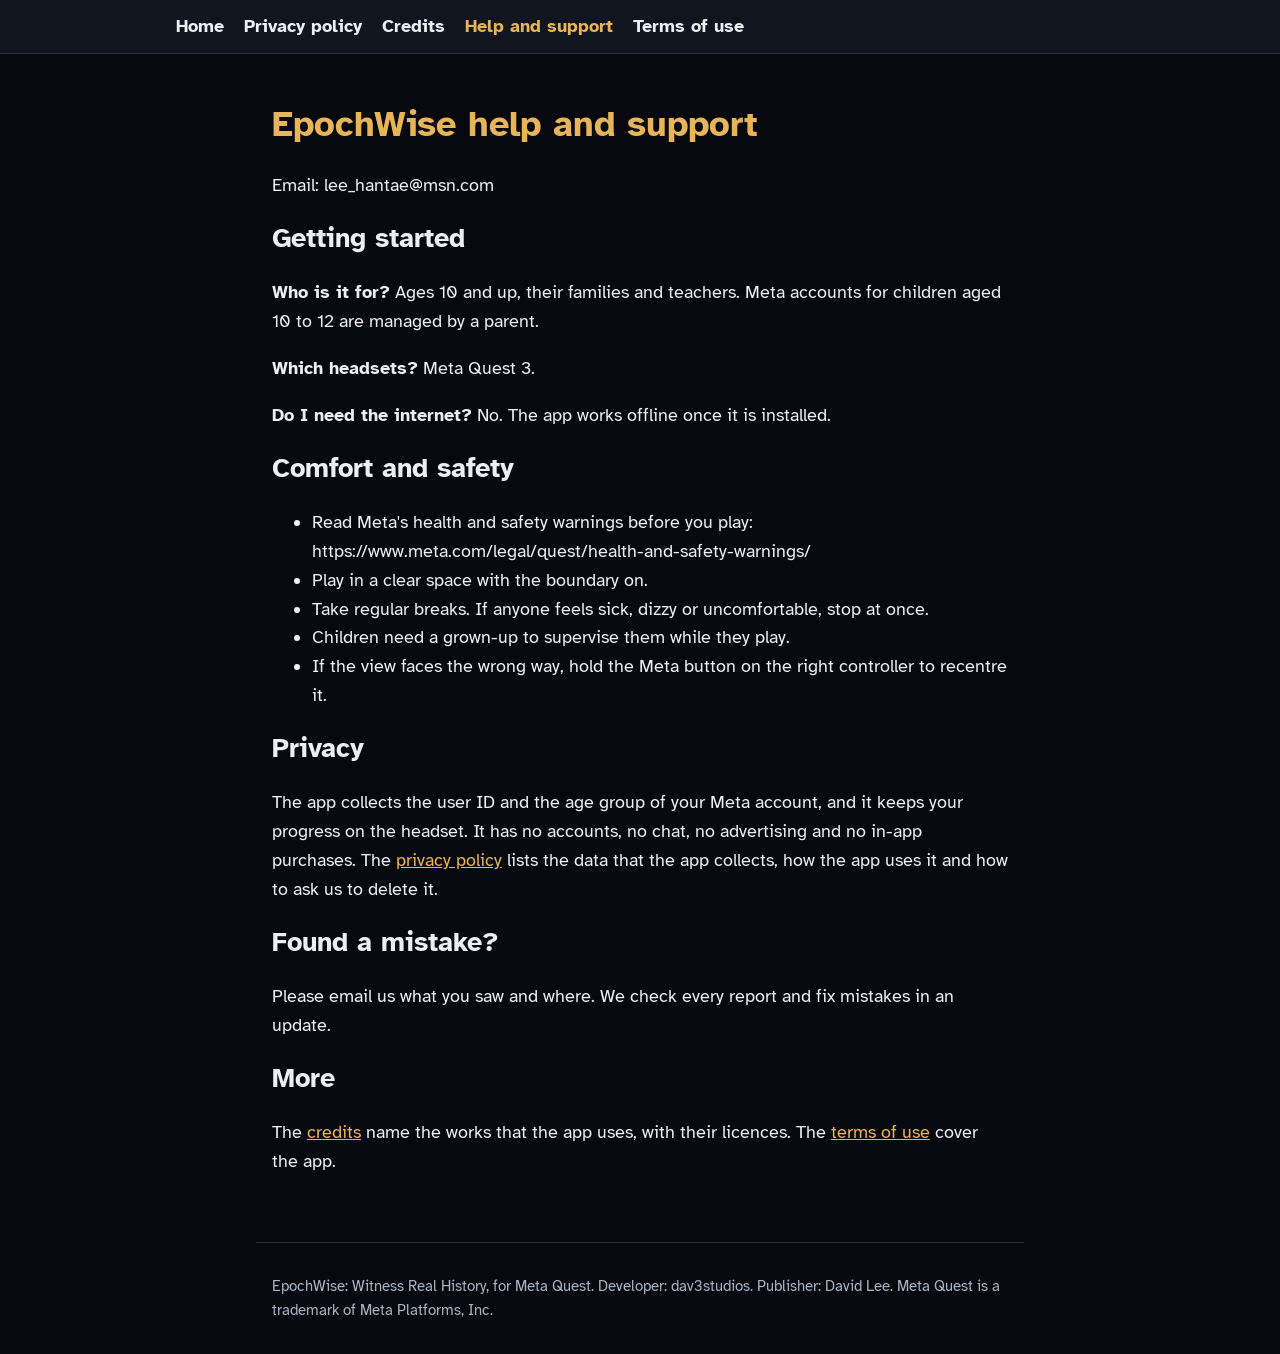
<file: support.html>
<!doctype html>
<html lang="en-GB">
<head>
<meta charset="utf-8">
<meta name="viewport" content="width=device-width, initial-scale=1">
<title>Help and support | EpochWise: Witness Real History</title>
<meta name="description" content="A history app for learning: stand at real places at real moments, from Stonehenge and 1066 to the Moon landing. 45 scenes, most on the real land, under the sky computed for that date and place. Hear real words from the sources, read by a computer-generated voice. A label always says what is real, wh">
<link rel="stylesheet" href="style.css">
<link rel="canonical" href="https://dhl84.github.io/epochwise/support.html">
</head>
<body>
<header><nav><a href="index.html">Home</a> <a href="privacy.html">Privacy policy</a> <a href="credits.html">Credits</a> <a href="support.html" aria-current="page">Help and support</a> <a href="terms.html">Terms of use</a></nav></header>
<main>
<h1>EpochWise help and support</h1>
<p>Email: lee_hantae@msn.com</p>
<h2>Getting started</h2>
<p><strong>Who is it for?</strong> Ages 10 and up, their families and teachers. Meta accounts for children aged 10 to 12 are managed by a parent.</p>
<p><strong>Which headsets?</strong> Meta Quest 3.</p>
<p><strong>Do I need the internet?</strong> No. The app works offline once it is installed.</p>
<h2>Comfort and safety</h2>
<ul>
<li>Read Meta's health and safety warnings before you play: https://www.meta.com/legal/quest/health-and-safety-warnings/</li>
<li>Play in a clear space with the boundary on.</li>
<li>Take regular breaks. If anyone feels sick, dizzy or uncomfortable, stop at once.</li>
<li>Children need a grown-up to supervise them while they play.</li>
<li>If the view faces the wrong way, hold the Meta button on the right controller to recentre it.</li>
</ul>
<h2>Privacy</h2>
<p>The app collects the user ID and the age group of your Meta account, and it keeps your progress on the headset. It has no accounts, no chat, no advertising and no in-app purchases. The <a href="privacy.html">privacy policy</a> lists the data that the app collects, how the app uses it and how to ask us to delete it.</p>
<h2>Found a mistake?</h2>
<p>Please email us what you saw and where. We check every report and fix mistakes in an update.</p>
<h2>More</h2>
<p>The <a href="credits.html">credits</a> name the works that the app uses, with their licences. The <a href="terms.html">terms of use</a> cover the app.</p>
</main>
<footer><p>EpochWise: Witness Real History, for Meta Quest. Developer: dav3studios. Publisher: David Lee. Meta Quest is a trademark of Meta Platforms, Inc.</p></footer>
</body>
</html>
</file>
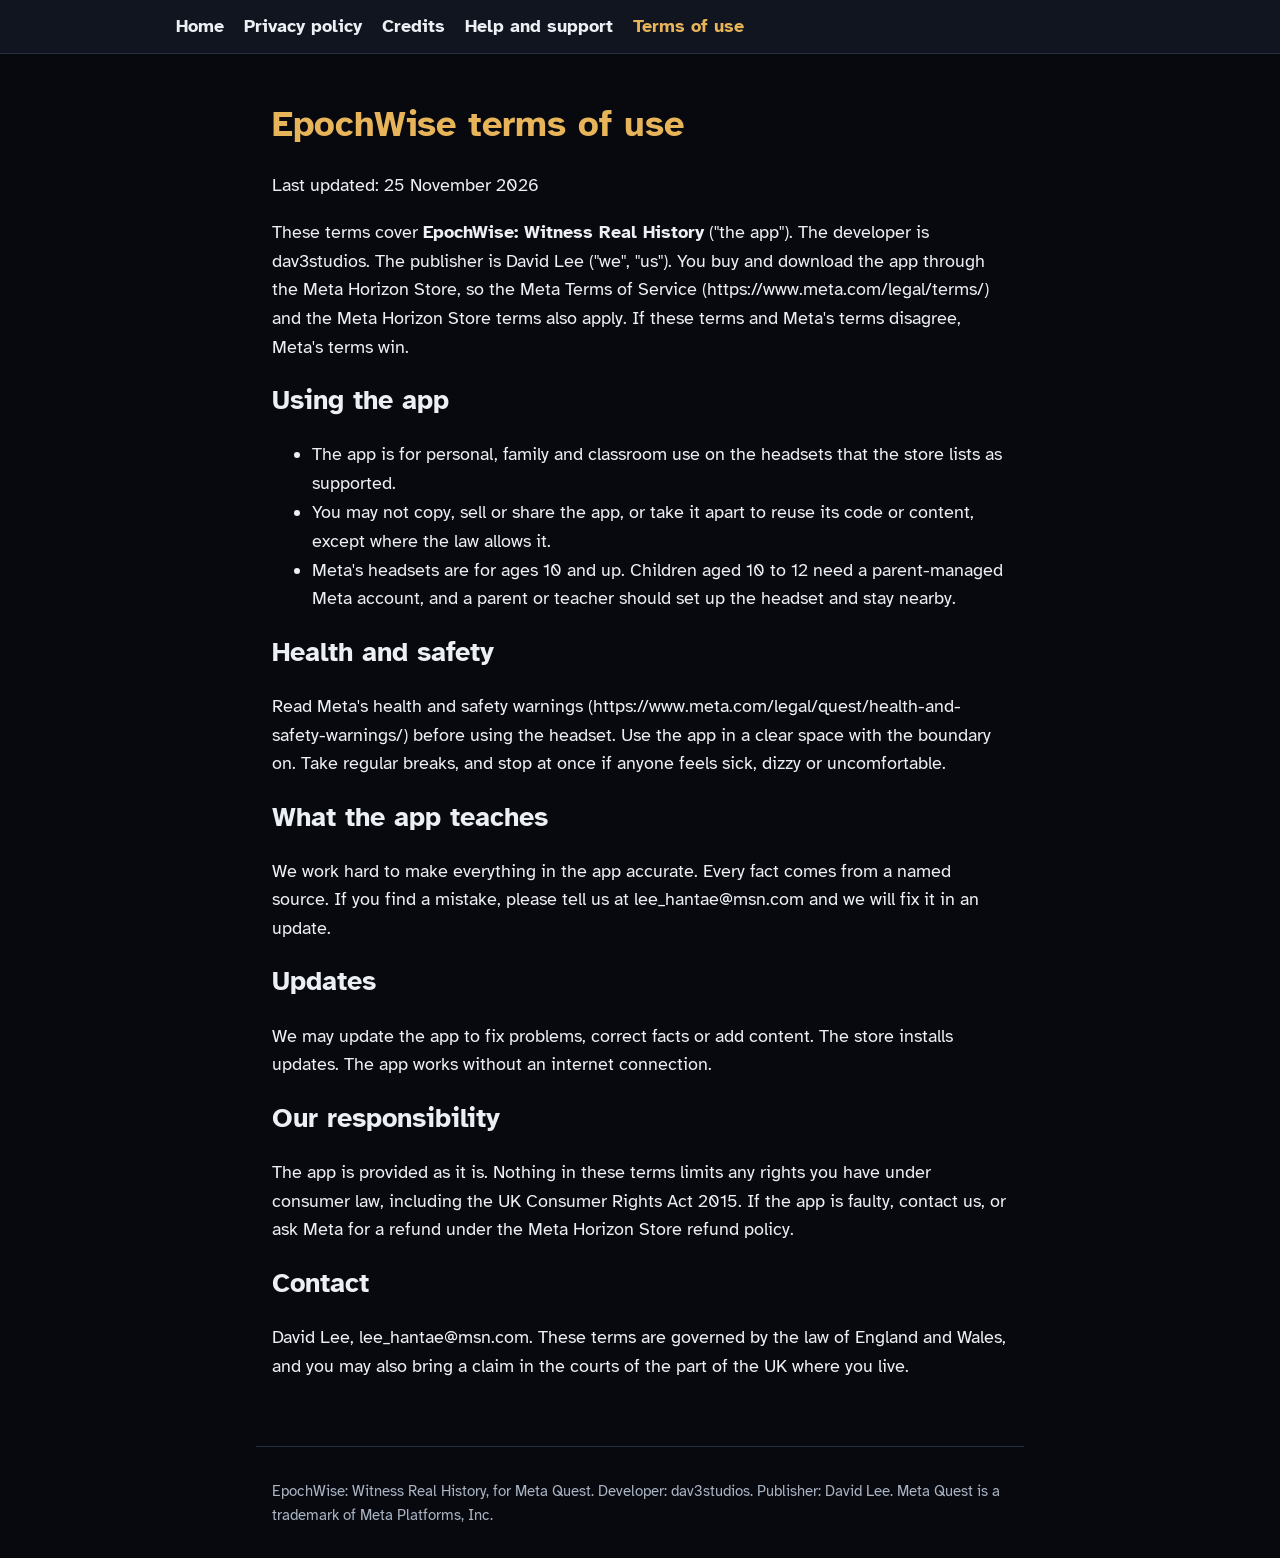
<file: terms.html>
<!doctype html>
<html lang="en-GB">
<head>
<meta charset="utf-8">
<meta name="viewport" content="width=device-width, initial-scale=1">
<title>Terms of use | EpochWise: Witness Real History</title>
<meta name="description" content="A history app for learning: stand at real places at real moments, from Stonehenge and 1066 to the Moon landing. 45 scenes, most on the real land, under the sky computed for that date and place. Hear real words from the sources, read by a computer-generated voice. A label always says what is real, wh">
<link rel="stylesheet" href="style.css">
<link rel="canonical" href="https://dhl84.github.io/epochwise/terms.html">
</head>
<body>
<header><nav><a href="index.html">Home</a> <a href="privacy.html">Privacy policy</a> <a href="credits.html">Credits</a> <a href="support.html">Help and support</a> <a href="terms.html" aria-current="page">Terms of use</a></nav></header>
<main>
<h1>EpochWise terms of use</h1>
<p>Last updated: 25 November 2026</p>
<p>These terms cover <strong>EpochWise: Witness Real History</strong> ("the app"). The developer is dav3studios. The publisher is David Lee ("we", "us"). You buy and download the app through the Meta Horizon Store, so the Meta Terms of Service (https://www.meta.com/legal/terms/) and the Meta Horizon Store terms also apply. If these terms and Meta's terms disagree, Meta's terms win.</p>
<h2>Using the app</h2>
<ul>
<li>The app is for personal, family and classroom use on the headsets that the store lists as supported.</li>
<li>You may not copy, sell or share the app, or take it apart to reuse its code or content, except where the law allows it.</li>
<li>Meta's headsets are for ages 10 and up. Children aged 10 to 12 need a parent-managed Meta account, and a parent or teacher should set up the headset and stay nearby.</li>
</ul>
<h2>Health and safety</h2>
<p>Read Meta's health and safety warnings (https://www.meta.com/legal/quest/health-and-safety-warnings/) before using the headset. Use the app in a clear space with the boundary on. Take regular breaks, and stop at once if anyone feels sick, dizzy or uncomfortable.</p>
<h2>What the app teaches</h2>
<p>We work hard to make everything in the app accurate. Every fact comes from a named source. If you find a mistake, please tell us at lee_hantae@msn.com and we will fix it in an update.</p>
<h2>Updates</h2>
<p>We may update the app to fix problems, correct facts or add content. The store installs updates. The app works without an internet connection.</p>
<h2>Our responsibility</h2>
<p>The app is provided as it is. Nothing in these terms limits any rights you have under consumer law, including the UK Consumer Rights Act 2015. If the app is faulty, contact us, or ask Meta for a refund under the Meta Horizon Store refund policy.</p>
<h2>Contact</h2>
<p>David Lee, lee_hantae@msn.com. These terms are governed by the law of England and Wales, and you may also bring a claim in the courts of the part of the UK where you live.</p>
</main>
<footer><p>EpochWise: Witness Real History, for Meta Quest. Developer: dav3studios. Publisher: David Lee. Meta Quest is a trademark of Meta Platforms, Inc.</p></footer>
</body>
</html>
</file>
<file: style.css>
/* The app's website. Fonts are served from this site: no request to another server. */
@font-face { font-family: "Atkinson Hyperlegible"; src: url("fonts/AtkinsonHyperlegible-Regular.ttf") format("truetype"); font-weight: 400; font-display: swap; }
@font-face { font-family: "Atkinson Hyperlegible"; src: url("fonts/AtkinsonHyperlegible-Bold.ttf") format("truetype"); font-weight: 700; font-display: swap; }
:root { --bg: #07090f; --panel: #10151f; --text: #eceff4; --muted: #aab4c3; --accent: #E8B45A; --rule: #26303f; }
* { box-sizing: border-box; }
body { margin: 0; background: var(--bg); color: var(--text); font-family: "Atkinson Hyperlegible", system-ui, sans-serif; font-size: 1.125rem; line-height: 1.6; }
header { border-bottom: 1px solid var(--rule); background: var(--panel); }
nav { max-width: 60rem; margin: 0 auto; padding: 0.75rem 1rem; display: flex; flex-wrap: wrap; gap: 0.25rem 1.25rem; }
nav a { color: var(--text); text-decoration: none; font-weight: 700; }
nav a[aria-current="page"] { color: var(--accent); }
main { max-width: 48rem; margin: 0 auto; padding: 1.5rem 1rem 3rem; }
h1, h2, h3 { line-height: 1.25; }
h1 { color: var(--accent); }
a { color: var(--accent); }
table { border-collapse: collapse; width: 100%; font-size: 0.95rem; display: block; overflow-x: auto; }
th, td { border: 1px solid var(--rule); padding: 0.35rem 0.5rem; text-align: left; vertical-align: top; }
code { font-size: 0.95em; }
img { max-width: 100%; height: auto; border-radius: 0.5rem; }
figure { margin: 1.5rem 0; }
video { display: block; width: 100%; height: auto; margin: 1rem 0; background: #000; }
figcaption { color: var(--muted); font-size: 0.95rem; }
.store { display: inline-block; margin: 0.5rem 0 1rem; padding: 0.6rem 1.1rem; border-radius: 0.5rem; background: var(--accent); color: var(--bg); font-weight: 700; text-decoration: none; }
footer { max-width: 48rem; margin: 0 auto; padding: 1rem; color: var(--muted); font-size: 0.95rem; border-top: 1px solid var(--rule); }
</file>
